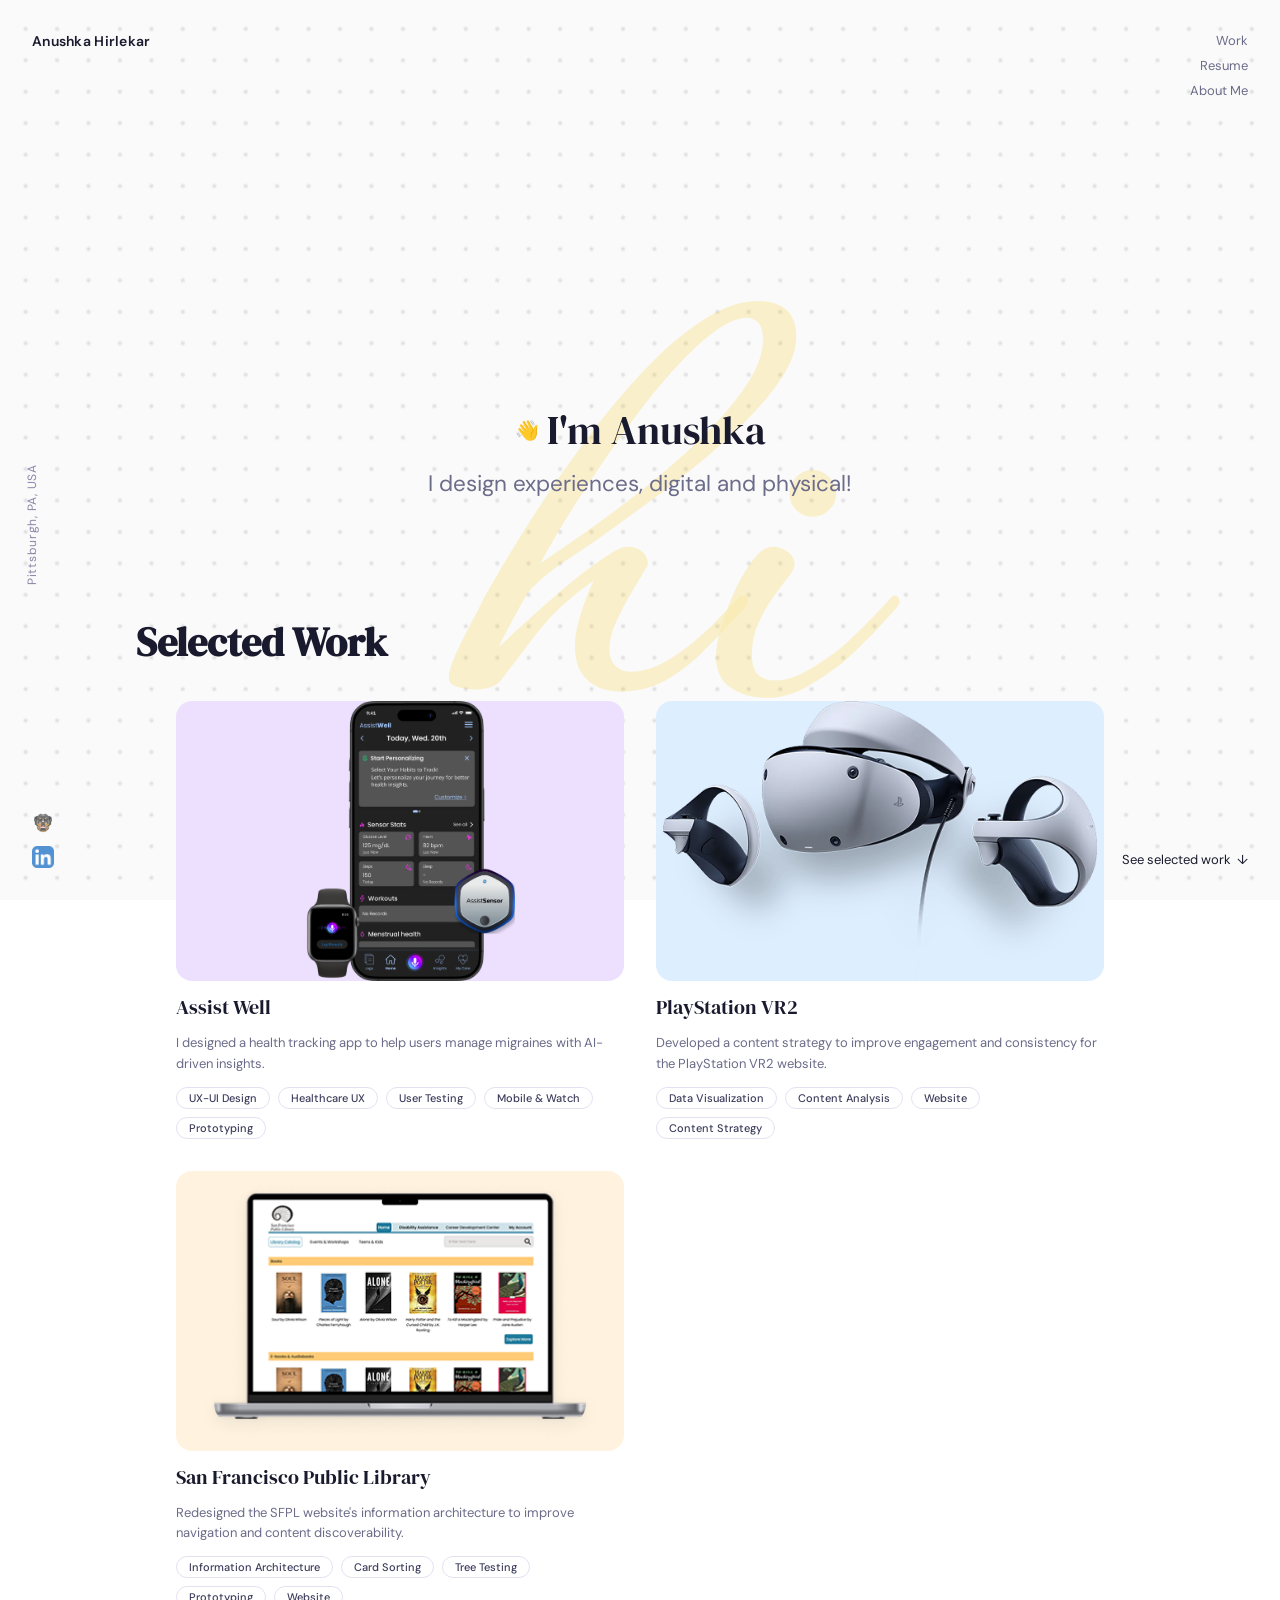
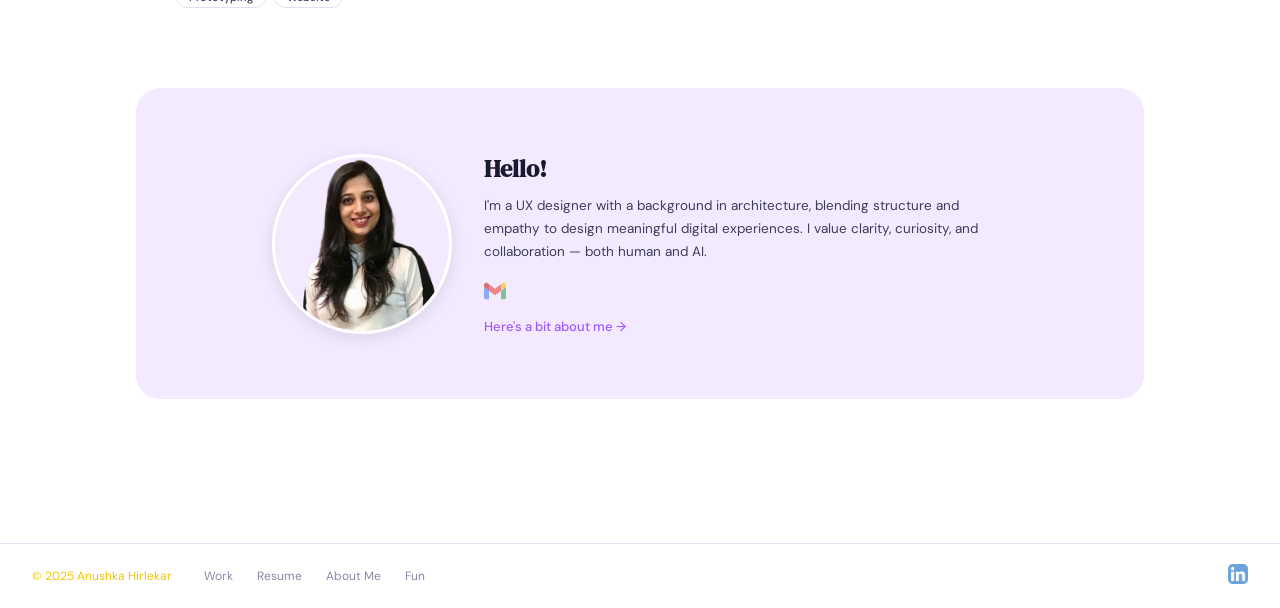
<file: index.html>
<!DOCTYPE html>
<html lang="en">
<head>
  <meta charset="UTF-8">
  <meta name="viewport" content="width=device-width, initial-scale=1.0">
  <title>Anushka Hirlekar</title>
  <link rel="preconnect" href="https://fonts.googleapis.com">
  <link rel="preconnect" href="https://fonts.gstatic.com" crossorigin>
  <link href="https://fonts.googleapis.com/css2?family=Corinthia:wght@400;700&family=DM+Serif+Display:ital@0;1&family=DM+Sans:ital,opsz,wght@0,9..40,300;0,9..40,400;0,9..40,500;0,9..40,600;1,9..40,300&display=swap" rel="stylesheet">
  <link rel="stylesheet" href="styles.css">
  <style>
    /* Change 2: yellow copyright + footer nav yellow on hover */
    .footer-copyright { color: #f5c400; }
    .footer-nav a:hover { color: #f5c400 !important; }
  </style>
</head>
<body class="home">

  <div class="header">
    <div class="name"><a href="index.html">Anushka Hirlekar</a></div>
    <div class="nav">
      <a href="#work">Work</a>
      <a href="Anushka%20Hirlekar_Resume.pdf" target="_blank">Resume</a>
      <a href="about.html">About Me</a>
    </div>
  </div>

  <div class="location">Pittsburgh, PA, USA</div>

  <div class="main-content">
    <div class="intro">
      <span class="wave">👋</span>
      <h1 class="intro-heading">I'm Anushka</h1>
    </div>
    <p class="description">I design experiences, digital and physical!</p>
  </div>

  <div class="background-initial">hi</div>

  <div class="social-links">
    <a href="fun.html" class="social-link">
      <img src="Icon/—Pngtree—rottweiler dog character cute pet_6002212.png" alt="Fun page">
    </a>
    <a href="https://www.linkedin.com/in/anushka-nene" target="_blank" class="social-link">
      <img src="Icon/linkedin.png" alt="LinkedIn">
    </a>
  </div>

  <a href="#work" class="cta">
    <span class="cta-text">See selected work</span>
    <span class="arrow-down">↓</span>
  </a>
  <br></br><br></br><br></br><br></br><br></br><br></br><br></br><br></br><br></br><br></br>

  <section id="work">
    <h2 class="work-section-heading">Selected Work</h2>
    <div class="project-grid">

      <a href="AssistWell.html" class="project-card-link">
        <div class="project-card">
          <div class="project-image" style="background: #ede0ff;">
            <img src="AssistWell/Homepage.png" alt="Assist Well project" style="object-fit: contain;">
          </div>
          <h3 class="project-title">Assist Well</h3>
          <p class="project-description">I designed a health tracking app to help users manage migraines with AI-driven insights.</p>
          <div class="project-tags">
            <span>UX-UI Design</span><span>Healthcare UX</span><span>User Testing</span><span>Mobile & Watch</span><span>Prototyping</span>
          </div>
        </div>
      </a>

      <a href="PSVR2.html" class="project-card-link">
        <div class="project-card">
          <div class="project-image" style="background: #ddeeff;">
            <img src="PSVR2/vr2-hardware 2.png" alt="PSVR2 project" style="object-fit: contain;">
          </div>
          <h3 class="project-title">PlayStation VR2</h3>
          <p class="project-description">Developed a content strategy to improve engagement and consistency for the PlayStation VR2 website.</p>
          <div class="project-tags">
            <span>Data Visualization</span><span>Content Analysis</span><span>Website</span><span>Content Strategy</span>
          </div>
        </div>
      </a>

      <a href="SFPL.html" class="project-card-link">
        <div class="project-card">
          <div class="project-image" style="background: #fff3e0;">
            <img src="SFPL/Device frame.png" alt="SFPL project" style="object-fit: contain;">
          </div>
          <h3 class="project-title">San Francisco Public Library</h3>
          <p class="project-description">Redesigned the SFPL website's information architecture to improve navigation and content discoverability.</p>
          <div class="project-tags">
            <span>Information Architecture</span><span>Card Sorting</span><span>Tree Testing</span><span>Prototyping</span><span>Website</span>
          </div>
        </div>
      </a>


    </div>
  </section>

  <div class="about-mini">
    <div class="about-mini-img">
      <img src="About me/AH_photo.png" alt="Anushka Hirlekar">
    </div>
    <div class="about-mini-text">
      <h3>Hello!</h3>
      <p>I'm a UX designer with a background in architecture, blending structure and empathy to design meaningful digital experiences. I value clarity, curiosity, and collaboration — both human and AI.</p>
      <div class="about-mini-actions">
        <!-- Change 3: mailto opens compose email to ar.anushka.nene@gmail.com -->
        <a href="mailto:ar.anushka.nene@gmail.com" class="email-link">
          <img src="Icon/Gmail_icon_(2020).svg" alt="Email">
        </a>
      </div>
      <div class="about-mini-actions">
        <a href="about.html">Here's a bit about me →</a>
      </div>
    </div>
  </div>

  <!-- Change 2: yellow copyright, yellow hover on footer nav -->
  <footer class="site-footer">
    <div class="footer-left">
      <span class="footer-copyright">© 2025 Anushka Hirlekar</span>
      <nav class="footer-nav">
        <a href="index.html#work">Work</a>
        <a href="Anushka%20Hirlekar_Resume.pdf" target="_blank">Resume</a>
        <a href="about.html">About Me</a>
        <a href="fun.html">Fun</a>
      </nav>
    </div>
    <div class="footer-right">
      <a href="https://www.linkedin.com/in/anushka-nene" target="_blank" rel="noopener noreferrer">
        <img src="Icon/linkedin.png" alt="LinkedIn" class="linkedin-icon">
      </a>
    </div>
  </footer>

</body>
</html>
</file>
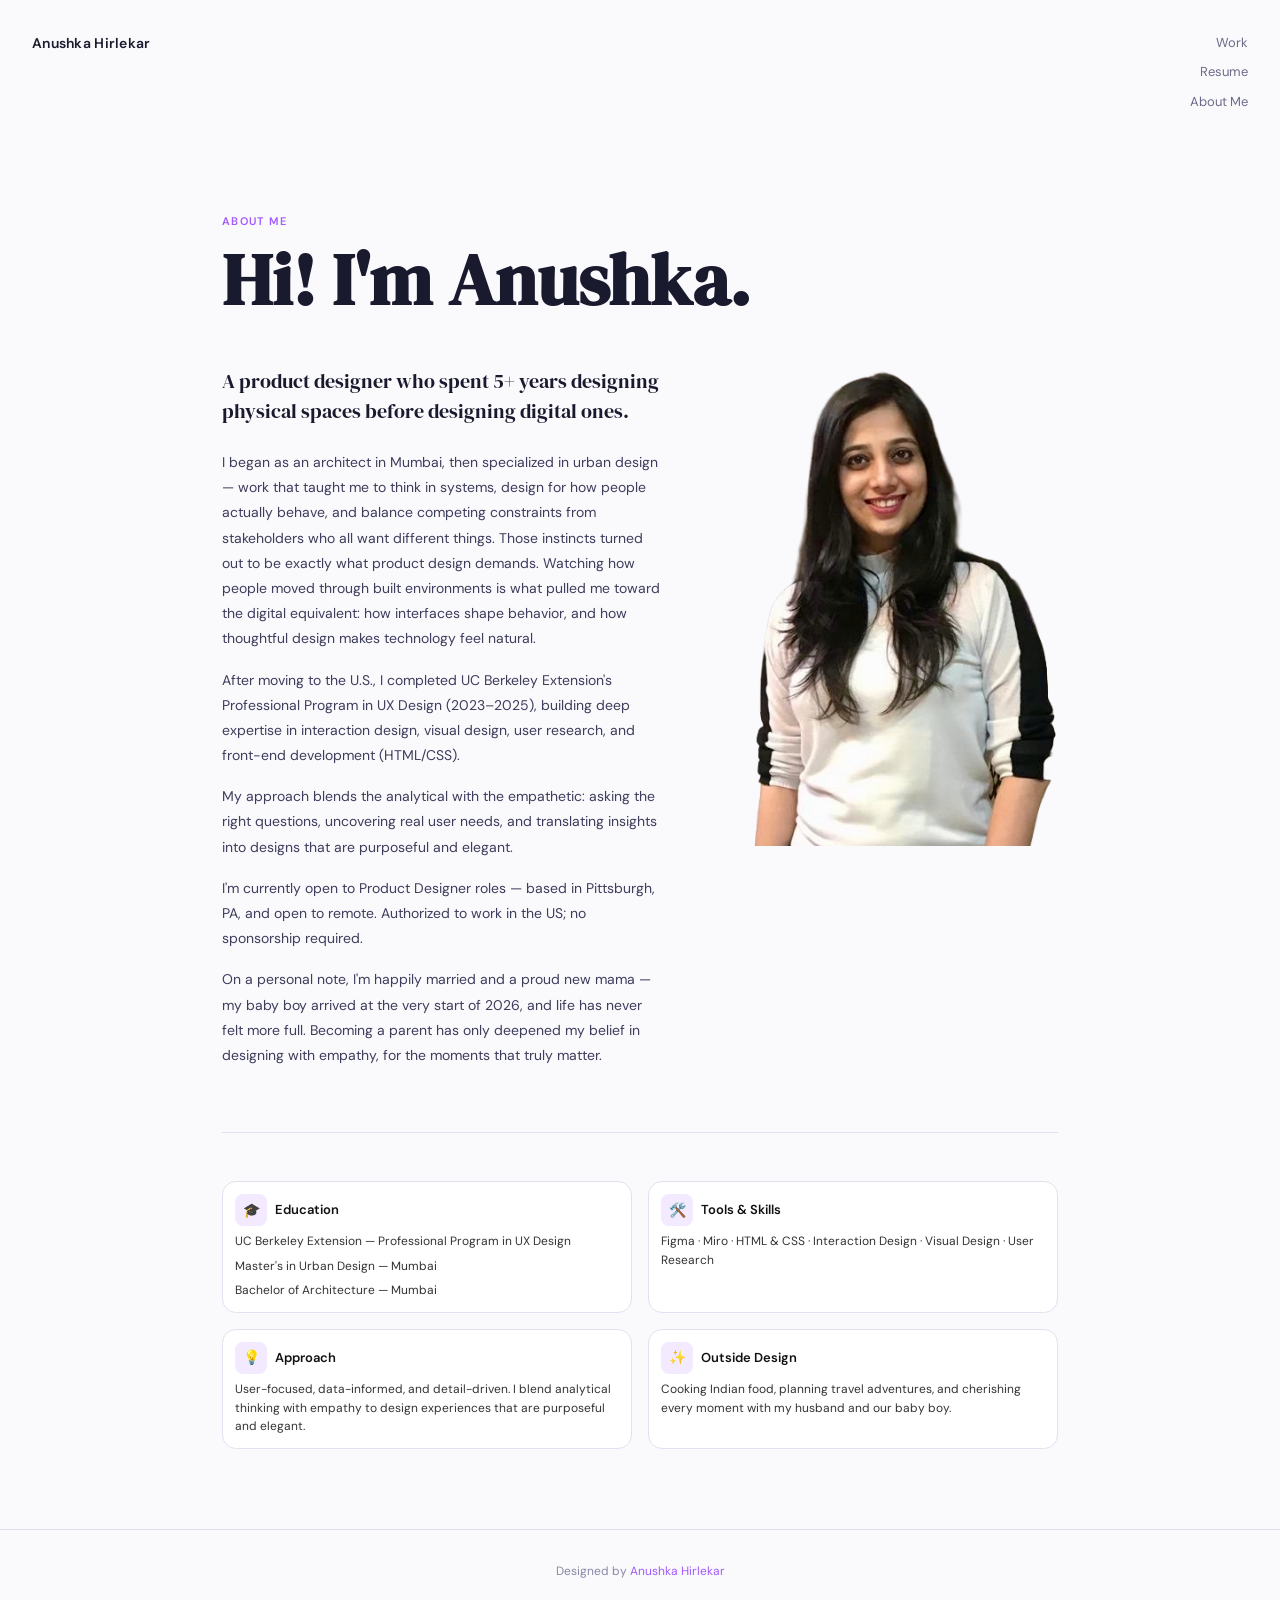
<file: about.html>
<!DOCTYPE html>
<html lang="en">
<head>
<meta charset="UTF-8">
<meta name="viewport" content="width=device-width, initial-scale=1.0">
<title>About — Anushka Hirlekar</title>
<link rel="preconnect" href="https://fonts.googleapis.com">
<link rel="preconnect" href="https://fonts.gstatic.com" crossorigin>
<link href="https://fonts.googleapis.com/css2?family=Corinthia:wght@400;700&family=DM+Serif+Display:ital@0;1&family=DM+Sans:ital,opsz,wght@0,9..40,300;0,9..40,400;0,9..40,500;0,9..40,600;1,9..40,300&display=swap" rel="stylesheet">
<link rel="stylesheet" href="styles.css">
</head>
<body class="project-page">

<div class="header">
  <div class="name"><a href="index.html">Anushka Hirlekar</a></div>
  <div class="nav">
    <a href="index.html#work">Work</a>
    <a href="Anushka%20Hirlekar_Resume.pdf" target="_blank">Resume</a>
    <a href="about.html">About Me</a>
  </div>
</div>

<div class="page">

  <section class="hero">
    <span class="hero-label">About Me</span>
    <h1>Hi! I'm Anushka.</h1>
  </section>

  <div class="about-grid">
    <div class="about-text">
      <p class="about-intro">A product designer who spent 5+ years designing physical spaces before designing digital ones.</p>
      <p class="about-body">I began as an architect in Mumbai, then specialized in urban design — work that taught me to think in systems, design for how people actually behave, and balance competing constraints from stakeholders who all want different things. Those instincts turned out to be exactly what product design demands. Watching how people moved through built environments is what pulled me toward the digital equivalent: how interfaces shape behavior, and how thoughtful design makes technology feel natural.</p>
      <p class="about-body">After moving to the U.S., I completed UC Berkeley Extension's Professional Program in UX Design (2023–2025), building deep expertise in interaction design, visual design, user research, and front-end development (HTML/CSS).</p>
      <p class="about-body">My approach blends the analytical with the empathetic: asking the right questions, uncovering real user needs, and translating insights into designs that are purposeful and elegant.</p>
      <p class="about-body">I'm currently open to Product Designer roles — based in Pittsburgh, PA, and open to remote. Authorized to work in the US; no sponsorship required.</p>
      <p class="about-body">On a personal note, I'm happily married and a proud new mama — my baby boy arrived at the very start of 2026, and life has never felt more full. Becoming a parent has only deepened my belief in designing with empathy, for the moments that truly matter.</p>
    </div>
    <div class="about-photo">
      <img src="About me/AH_photo.png" alt="Anushka Hirlekar" class="about-img">
    </div>
  </div>

  <div class="divider"></div>

  <div class="findings-grid">
    <div class="finding-card">
      <div class="card-header"><div class="finding-icon">🎓</div><h4>Education</h4></div>
      <div class="card-content">
        <p>UC Berkeley Extension — Professional Program in UX Design</p>
        <p style="margin-top:6px;">Master's in Urban Design — Mumbai</p>
        <p style="margin-top:6px;">Bachelor of Architecture — Mumbai</p>
      </div>
    </div>
    <div class="finding-card">
      <div class="card-header"><div class="finding-icon">🛠️</div><h4>Tools &amp; Skills</h4></div>
      <div class="card-content"><p>Figma  · Miro · HTML &amp; CSS · Interaction Design · Visual Design · User Research</p></div>
    </div>
    <div class="finding-card">
      <div class="card-header"><div class="finding-icon">💡</div><h4>Approach</h4></div>
      <div class="card-content"><p>User-focused, data-informed, and detail-driven. I blend analytical thinking with empathy to design experiences that are purposeful and elegant.</p></div>
    </div>
    <div class="finding-card">
      <div class="card-header"><div class="finding-icon">✨</div><h4>Outside Design</h4></div>
      <div class="card-content"><p>Cooking Indian food, planning travel adventures, and cherishing every moment with my husband and our baby boy.</p></div>
    </div>
  </div>

</div>

<footer>Designed by <span>Anushka Hirlekar</span></footer>

</body>
</html>
</file>
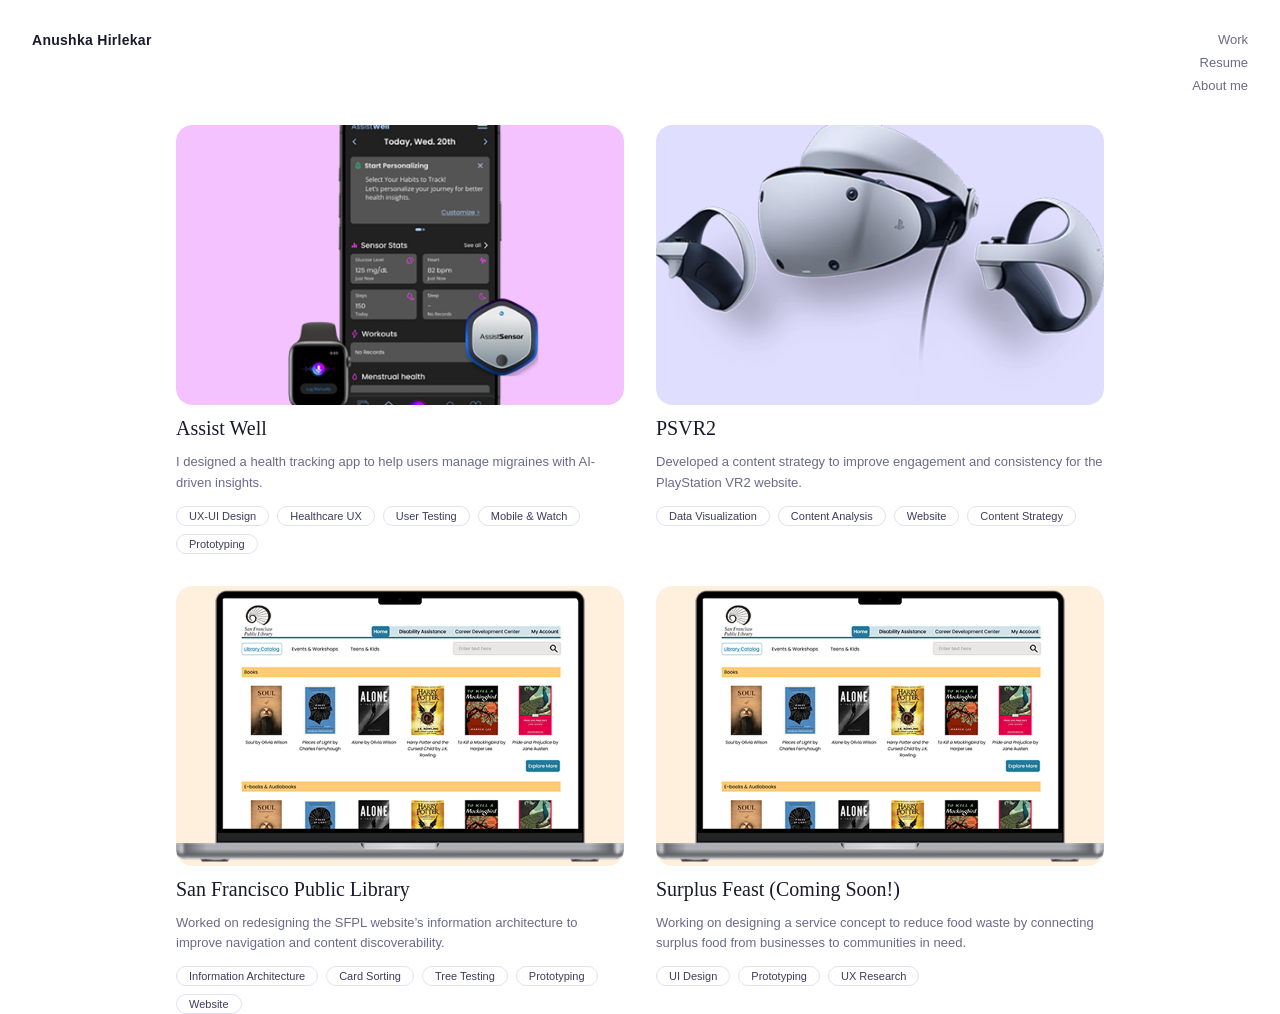
<file: work.html>
<!DOCTYPE html>
<html lang="en">
<head>
    <meta charset="UTF-8">
    <meta name="viewport" content="width=device-width, initial-scale=1.0">
    <title>Anushka Hirlekar</title>
    <link rel="preconnect" href="https://fonts.googleapis.com">
    <link rel="preconnect" href="https://fonts.gstatic.com" crossorigin>
    <link href="https://fonts.googleapis.com/css2?family=Corinthia:wght@400;700&family=Montserrat+Alternates:wght@400;500;700&family=Poppins:wght@400;500;700&display=swap" rel="stylesheet">
    <link rel="stylesheet" href="styles.css">
</head>
<body>
    <div class="header">
        <div class="name">
          <a href="index.html" class="home-link">Anushka Hirlekar</a> 
        </div>
        <div class="nav">
            <a href="#work" class="nav-item">Work</a>
            <a href="#resume" class="nav-item">Resume</a>
            <a href="#about" class="nav-item">About me</a>
        </div>
    </div>

    <section class="work-page" class="project-section">
      <div class="project-grid">
        <!-- Card 1 -->
        <div class="project-card">
          <div class="project-image">
            <img src="AssistWell/AW-work-page.png" alt="Assist Well project">
          </div>
          <h3 class="project-title">Assist Well</h3>
          <p class="project-description">
           I designed a health tracking app to help users manage migraines with AI-driven insights.
          </p>
          <div class="project-tags">
            <span>UX-UI Design</span>
            <span>Healthcare UX</span>
            <span>User Testing</span>
            <span>Mobile & Watch</span>
            <span>Prototyping</span>
          </div>
        </div>

        <!-- Card 2 -->
        <div class="project-card">
          <div class="project-image">
            <img src="PSVR2/PSVR2-work-page.png" alt="PSVR2 project">
          </div>
          <h3 class="project-title">PSVR2</h3>
          <p class="project-description">
            Developed a content strategy to improve engagement and consistency for the PlayStation VR2 website.
          </p>
          <div class="project-tags">
            <span>Data Visualization</span>
            <span>Content Analysis</span>
            <span>Website</span>
            <span>Content Strategy</span>
          </div>
        </div>

        <!-- Card 3 -->
        <div class="project-card">
          <div class="project-image">
            <img src="SFPL/SFPL-work-page.png" alt="SFPL project">
          </div>
          <h3 class="project-title">San Francisco Public Library</h3>
          <p class="project-description">
            Worked on redesigning the SFPL website’s information architecture to improve navigation and content discoverability.
          </p>
          <div class="project-tags">
            <span>Information Architecture</span>
            <span>Card Sorting</span>
            <span>Tree Testing</span>
            <span>Prototyping</span>
            <span>Website</span>
          </div>
        </div>

        <!-- Card 4 -->
        <div class="project-card">
          <div class="project-image">
            <img src="SFPL/SFPL-work-page.png" alt="Surplus Feast project">
          </div>
          <h3 class="project-title">Surplus Feast (Coming Soon!)</h3>
          <p class="project-description">
            Working on designing a service concept to reduce food waste by connecting surplus food from businesses to communities in need.
          </p>
          <div class="project-tags">
            <span>UI Design</span>
            <span>Prototyping</span>
            <span>UX Research</span>
          </div>
        </div>
      </div>
    </section>

</body>
</html>
</file>
<file: styles.css>
/* ========================================
   GLOBAL RESET & BASE STYLES
   ======================================== */
* {
  margin: 0;
  padding: 0;
  box-sizing: border-box;
}

html { scroll-behavior: smooth; }

body {
  background-color: white;
  position: relative;
}

/* ========================================
   CSS VARIABLES
   ======================================== */
:root {
  --purple:       #a259ff;
  --purple-light: #e8d5ff;
  --purple-bg:    #f3eaff;
  --dark:         #1a1a2e;
  --mid:          #3d3d5c;
  --soft:         #6b6b8a;
  --text:         #2d2d3f;
  --muted:        #8888a8;
  --border:       #e4e0f0;
  --white:        #ffffff;
  --bg:           #faf9fc;
  --green:        #00c896;
  --serif:        'DM Serif Display', serif;
  --sans:         'DM Sans', sans-serif;
  --display:      'Corinthia', cursive;
}

/* ========================================
   SHARED NAV (index style — vertical right)
   ======================================== */
.header {
  display: flex;
  justify-content: space-between;
  align-items: flex-start;
  padding: 2rem;
  position: relative;
  z-index: 10;
}
.header .name {
  font-family: var(--sans);
  font-size: 14px;
  font-weight: 600;
  color: var(--dark);
  letter-spacing: 0.02em;
}
.header .name a {
  text-decoration: none;
  color: inherit;
}
.header .nav {
  display: flex;
  flex-direction: column;
  align-items: flex-end;
  gap: 0.5rem;
}
.header .nav a {
  font-family: var(--sans);
  font-size: 13px;
  font-weight: 400;
  color: var(--soft);
  text-decoration: none;
  transition: color 0.2s;
}
.header .nav a:hover { color: #f5c400; }

/* ========================================
   HOMEPAGE SPECIFIC
   ======================================== */
body.home {
  height: 100vh;
  display: flex;
  flex-direction: column;
  font-family: var(--sans);
  color: var(--text);
}

body.home::before {
  content: "";
  position: fixed;
  top: 0; left: 0;
  width: 100%; height: 100%;
  background-image: url("background image/Figjam background.png");
  background-size: cover;
  background-repeat: no-repeat;
  background-position: center;
  opacity: 0.5;
  z-index: -1;
  pointer-events: none;
}

.location {
  position: absolute;
  top: 65%;
  left: 2rem;
  transform: translateY(-50%) rotate(-90deg);
  transform-origin: left center;
  font-size: 12px;
  color: var(--muted);
  font-family: var(--sans);
  letter-spacing: 0.06em;
}

.main-content {
  position: absolute;
  top: 50%;
  left: 50%;
  transform: translate(-50%, -50%);
  display: flex;
  flex-direction: column;
  align-items: center;
  justify-content: center;
  z-index: 2;
  text-align: center;
  width: 100%;
}

.intro {
  display: flex;
  align-items: center;
  margin-bottom: 0.75rem;
}
.wave { margin-right: 0.5rem; font-size: 1.2rem; }

.intro-heading {
  font-family: var(--serif);
  font-size: clamp(1.8rem, 4vw, 2.5rem);
  font-weight: 400;
  color: var(--dark);
}

.description {
  font-family: var(--sans);
  font-size: clamp(1rem, 2.5vw, 1.4rem);
  color: var(--soft);
}

.background-initial {
  position: absolute;
  top: 65%;
  left: 50%;
  transform: translate(-50%, -50%);
  font-family: var(--display);
  font-size: 40rem;
  color:  #f5c400a4;
  font-weight: 700;
  z-index: 1;
  line-height: 0.8;
  animation: expandOnce 1.5s ease-out forwards;
  pointer-events: none;
}
@keyframes expandOnce {
  from { transform: translate(-50%, -50%) scale(0.9); opacity: 0.1; }
  to   { transform: translate(-50%, -50%) scale(1);   opacity: 0.3; }
}

.cta {
  position: absolute;
  bottom: 2rem;
  right: 2rem;
  display: flex;
  align-items: center;
  text-decoration: none;
  color: var(--dark);
  font-family: var(--sans);
  font-size: 13px;
  gap: 6px;
  transition: opacity 0.2s;
}
.cta:hover { opacity: 0.6; }

.social-links {
  position: absolute;
  bottom: 2rem;
  left: 2rem;
  display: flex;
  flex-direction: column;
  gap: 0.7rem;
  z-index: 3;
}
.social-link {
  width: 1.4rem; height: 1.4rem;
  display: flex; align-items: center; justify-content: center;
  opacity: 0.7;
  transition: opacity 0.2s;
}
.social-link:hover { opacity: 1; }
.social-link img { width: 100%; height: 100%; object-fit: contain; }

/* ========================================
   PROJECT GRID (index work section)
   ======================================== */
#work { padding: 0 0 80px; }

.work-section-heading {
  font-family: var(--serif);
  font-size: clamp(28px, 4vw, 40px);
  color: var(--dark);
  margin: 64px 0 32px;
  padding: 0 136px;
}

.project-grid {
  display: grid;
  grid-template-columns: repeat(2, 1fr);
  gap: 2rem;
  padding: 0 136px;
  max-width: 1200px;
  margin: 0 auto;
}

.project-card-link {
  text-decoration: none;
  color: inherit;
  display: block;
}

.project-card {
  display: flex;
  flex-direction: column;
  gap: 0.75rem;
  border-radius: 16px;
  transition: transform 0.3s ease, box-shadow 0.3s ease;
  cursor: pointer;
}
.project-card:hover,
.project-card-link:hover .project-card {
  transform: scale(1.02);
  box-shadow: 0 8px 20px rgba(0,0,0,0.08);
}

.project-image {
  width: 100%;
  border-radius: 16px;
  overflow: hidden;
  background: #fff;
  aspect-ratio: 16/10;
}
.project-image img {
  width: 100%;
  height: 100%;
  object-fit: cover;
  display: block;
  border-radius: 16px;
}

.project-title {
  font-family: var(--serif);
  font-size: 20px;
  color: var(--dark);
  font-weight: 400;
}

.project-description {
  font-family: var(--sans);
  font-size: 13px;
  color: var(--soft);
  line-height: 1.6;
}

.project-tags {
  display: flex;
  flex-wrap: wrap;
  gap: 0.5rem;
}
.project-tags span {
  background: white;
  border: 1.5px solid var(--border);
  padding: 3px 12px;
  border-radius: 999px;
  font-family: var(--sans);
  font-size: 11px;
  font-weight: 500;
  color: var(--mid);
}

/* ========================================
   ABOUT MINI SECTION (index)
   ======================================== */
.about-mini {
  display: flex;
  align-items: center;
  justify-content: space-between;
  gap: 2rem;
  padding: 4rem 136px;
  background: var(--purple-bg);
  border-radius: 24px;
  margin: 0 136px 64px;
}
.about-mini-img {
  width: 180px;
  height: 180px;
  border-radius: 50%;
  overflow: hidden;
  flex-shrink: 0;
  border: 3px solid white;
  box-shadow: 0 4px 16px rgba(0,0,0,0.1);
}
.about-mini-img img {
  width: 100%;
  height: auto;
  transform: scale(1.8) translate(-5%, -5%);
  transform-origin: top center;
}
.about-mini-text { flex: 1; }
.about-mini-text h3 {
  font-family: var(--serif);
  font-size: 24px;
  color: var(--dark);
  margin-bottom: 10px;
}
.about-mini-text p {
  font-family: var(--sans);
  font-size: 13.5px;
  color: var(--mid);
  line-height: 1.7;
  margin-bottom: 16px;
}
.about-mini-text a {
  font-family: var(--sans);
  font-size: 13px;
  color: var(--purple);
  text-decoration: none;
  font-weight: 500;
}
.about-mini-text a:hover { text-decoration: underline; }
.about-mini-actions {
  display: flex;
  align-items: center;
  gap: 16px;
  margin-top: 12px;
}
.about-mini-actions a.email-link img {
  width: 22px; height: 22px; opacity: 0.6;
  transition: opacity 0.2s;
}
.about-mini-actions a.email-link:hover img { opacity: 1; }

/* ========================================
   SITE FOOTER (index)
   ======================================== */
.site-footer {
  display: flex;
  justify-content: space-between;
  align-items: center;
  padding: 1.25rem 2rem;
  border-top: 1px solid var(--border);
  font-family: var(--sans);
  font-size: 12px;
  color: var(--muted);
}
.footer-left { display: flex; align-items: center; gap: 2rem; }
.footer-nav { display: flex; gap: 1.5rem; }
.footer-nav a {
  text-decoration: none;
  color: var(--muted);
  font-size: 12px;
  transition: color 0.2s;
}
.footer-nav a:hover { color: var(--purple); }
.footer-right .linkedin-icon {
  width: 20px; height: 20px; opacity: 0.6;
  transition: opacity 0.2s;
}
.footer-right .linkedin-icon:hover { opacity: 1; }

/* ========================================
   PROJECT PAGE WRAPPER & LAYOUT
   ======================================== */
body.project-page {
  font-family: var(--sans);
  background: var(--bg);
  color: var(--text);
  font-size: 15px;
  line-height: 1.65;
}

.page { max-width: 900px; margin: 0 auto; padding: 0 32px; }

/* ========================================
   HERO (project pages)
   ======================================== */
.hero { padding: 64px 0 0; }

.hero-label {
  display: inline-block;
  font-family: var(--sans);
  font-size: 11px; font-weight: 600;
  letter-spacing: 0.12em; text-transform: uppercase;
  color: var(--purple);
  margin-bottom: 12px;
}
.hero h1 {
  font-family: var(--serif);
  font-size: clamp(42px, 6vw, 72px);
  line-height: 1.05;
  color: var(--dark);
  margin-bottom: 24px;
}
.hero-meta {
  display: grid;
  grid-template-columns: 1fr 1fr;
  gap: 0 40px;
  margin-bottom: 32px;
}
.hero-meta-block { border-top: 1.5px solid var(--border); padding-top: 12px; }
.hero-meta-block .label {
  font-size: 10px; font-weight: 600;
  letter-spacing: 0.1em; text-transform: uppercase;
  color: var(--muted); margin-bottom: 4px;
  font-family: var(--sans);
}
.hero-meta-block p { font-size: 13px; color: var(--mid); line-height: 1.5; font-family: var(--sans); }

/* ========================================
   OVERVIEW BAND
   ======================================== */
.purple-band {
  background: var(--purple-bg);
  border-radius: 20px;
  padding: 40px 44px;
  margin: 48px 0;
  display: grid;
  grid-template-columns: 1fr 1fr;
  gap: 32px;
}
.purple-band .col-label {
  font-family: var(--sans);
  font-size: 11px; font-weight: 600;
  letter-spacing: 0.1em; text-transform: uppercase;
  color: var(--purple); margin-bottom: 10px;
}
.purple-band p { font-size: 13.5px; color: var(--mid); line-height: 1.65; font-family: var(--sans); }

/* ========================================
   SHOWCASE BANNER
   ======================================== */
.phone-showcase {
  background: linear-gradient(135deg, #1a1a2e 0%, #2d1b69 50%, #1a1a2e 100%);
  border-radius: 24px;
  padding: 56px 40px;
  margin: 48px 0;
  display: flex;
  align-items: center;
  justify-content: center;
  gap: 32px;
  min-height: 340px;
  position: relative;
  overflow: hidden;
}
.phone-showcase::before {
  content: '';
  position: absolute; inset: 0;
  background: radial-gradient(ellipse at 30% 50%, rgba(162,89,255,0.3) 0%, transparent 60%),
              radial-gradient(ellipse at 70% 50%, rgba(0,200,150,0.15) 0%, transparent 60%);
}
.showcase-img {
  width: 45%; max-width: 400px;
  object-fit: contain;
  border-radius: 16px;
  position: relative; z-index: 1;
}
.showcase-text {
  position: relative; z-index: 1;
  max-width: 280px;
}
.showcase-text h2 {
  font-family: var(--serif);
  font-size: 28px;
  color: white;
  line-height: 1.2;
  margin-bottom: 12px;
}
.showcase-text p {
  font-family: var(--sans);
  font-size: 13px;
  color: rgba(255,255,255,0.7);
  line-height: 1.6;
}

/* ========================================
   SECTIONS & PROCESS STEPS
   ======================================== */
.section { margin: 64px 0; }

.section-heading {
  font-family: var(--serif);
  font-size: 28px;
  color: var(--dark);
  margin-bottom: 6px;
}
.section-sub {
  font-family: var(--sans);
  font-size: 13px; color: var(--muted);
  margin-bottom: 32px;
}

.process-step {
  margin: 48px 0;
  padding-bottom: 48px;
  border-bottom: 1px solid var(--border);
}
.process-step:last-child { border-bottom: none; }

.step-title {
  font-family: var(--serif);
  font-size: 22px;
  color: var(--dark);
  margin-bottom: 12px;
}
.step-body {
  font-family: var(--sans);
  font-size: 13.5px; color: #111; line-height: 1.7;
}

/* ========================================
   STEP BADGE
   ======================================== */
.step-badge {
  display: inline-block;
  background: var(--purple);
  color: white;
  font-family: var(--sans);
  font-size: 11px; font-weight: 600;
  padding: 2px 10px;
  border-radius: 20px;
  margin-bottom: 10px;
}
.finding-num {
  display: inline-block;
  background: var(--purple);
  color: white;
  font-family: var(--sans);
  font-size: 11px; font-weight: 600;
  padding: 2px 10px;
  border-radius: 20px;
  margin-bottom: 10px;
}

/* ========================================
   FINDING CARDS
   ======================================== */
.findings-grid {
  display: grid;
  grid-template-columns: 1fr 1fr;
  gap: 16px;
  margin-top: 20px;
}
.finding-card {
  background: white;
  border: 1.5px solid var(--border);
  border-radius: 14px;
  padding: 0;
  overflow: hidden;
}
.card-header {
  display: flex;
  align-items: center;
  gap: 8px;
  padding: 12px 12px 6px 12px;
}
.finding-icon {
  width: 32px; height: 32px; border-radius: 8px;
  background: var(--purple-bg);
  display: flex; align-items: center; justify-content: center;
  font-size: 14px;
  flex-shrink: 0;
}
.finding-card h4 {
  font-family: var(--sans);
  font-size: 13px; font-weight: 600; color: #111; margin-bottom: 0;
}
.card-content {
  padding: 0 12px 12px 12px;
}
.card-content p {
  font-family: var(--sans);
  font-size: 12px; color: #333; line-height: 1.55;
}
.single-col { grid-template-columns: 1fr; }

/* ========================================
   LINK PILLS
   ======================================== */
.walkthrough-links {
  display: flex; gap: 24px; align-items: center;
  margin: 16px 0 24px;
  flex-wrap: wrap;
}
.link-pill {
  display: flex; align-items: center; gap: 8px;
  background: white;
  border: 1.5px solid var(--border);
  border-radius: 50px;
  padding: 10px 20px;
  font-family: var(--sans);
  font-size: 13px; font-weight: 500;
  color: var(--mid);
  text-decoration: none;
  transition: all 0.2s;
  cursor: pointer;
}
.link-pill:hover { border-color: var(--purple); color: var(--purple); }
.link-icon {
  width: 20px; height: 20px;
  background: var(--purple-light);
  border-radius: 50%;
  display: flex; align-items: center; justify-content: center;
  font-size: 10px;
}

/* ========================================
   ABOVE & BEYOND
   ======================================== */
.above-beyond {
  background: #0d0d1a;
  border-radius: 24px;
  padding: 48px;
  margin: 48px 0;
  position: relative;
  overflow: hidden;
}
.above-beyond::before {
  content: '';
  position: absolute;
  top: -60px; right: -60px;
  width: 300px; height: 300px;
  background: radial-gradient(circle, rgba(162,89,255,0.25) 0%, transparent 70%);
  border-radius: 50%;
}
.above-beyond h2 {
  font-family: var(--serif);
  font-size: 32px; color: white; margin-bottom: 8px;
}
.above-beyond .sub {
  font-family: var(--sans);
  font-size: 13px; color: rgba(255,255,255,0.5); margin-bottom: 24px;
}
.embedded-site {
  width: 100%; height: 300px;
  border: none; border-radius: 12px; margin-top: 16px;
}

/* ========================================
   HMW BLOCK
   ======================================== */
.hmw-block {
  background: var(--purple-bg);
  border-left: 3px solid var(--purple);
  border-radius: 0 12px 12px 0;
  padding: 20px 24px;
  margin: 20px 0;
  font-family: var(--sans);
  font-style: italic;
  color: #111;
  font-size: 14px;
}
.hmw-block strong { color: var(--purple); font-style: normal; }

/* ========================================
   FULL WIDTH CARD
   ======================================== */
.full-width-card {
  background: white;
  border: 1.5px solid var(--border);
  border-radius: 14px;
  padding: 20px 24px;
  margin-top: 16px;
}
.full-width-card h4 {
  font-family: var(--sans);
  font-size: 13px; font-weight: 600; color: #111; margin-bottom: 8px;
}
.full-width-card p,
.full-width-card li {
  font-family: var(--sans);
  font-size: 13px; color: #333; line-height: 1.7;
}
.full-width-card ul,
.full-width-card ol { padding-left: 18px; margin-top: 8px; }
.full-width-card li { margin-bottom: 4px; }

/* ========================================
   IMAGES
   ======================================== */
.case-img {
  width: 100%;
  border-radius: 14px;
  border: 1.5px solid var(--border);
  margin-top: 20px;
  display: block;
  object-fit: cover;
  cursor: pointer;
  transition: opacity 0.2s;
}
.case-img:hover { opacity: 0.92; }

.img-row {
  display: grid;
  grid-template-columns: 1fr 1fr;
  gap: 16px;
  margin-top: 20px;
}
.img-row img {
  width: 100%;
  border-radius: 14px;
  border: 1.5px solid var(--border);
  object-fit: cover;
  display: block;
  cursor: pointer;
  transition: opacity 0.2s;
}
.img-row img:hover { opacity: 0.92; }

.img-row-three {
  display: grid;
  grid-template-columns: 1fr 1fr 1fr;
  gap: 16px;
  margin-top: 20px;
}
.img-row-three img {
  width: 100%;
  border-radius: 14px;
  border: 1.5px solid var(--border);
  object-fit: cover;
  display: block;
  cursor: pointer;
  transition: opacity 0.2s;
}
.img-row-three img:hover { opacity: 0.92; }

/* ========================================
   LIGHTBOX (shared across all pages)
   ======================================== */
.lightbox {
  display: none;
  position: fixed;
  inset: 0;
  background: rgba(255,255,255,0.96);
  z-index: 9999;
  justify-content: center;
  align-items: center;
  cursor: pointer;
}
.lightbox.active { display: flex; }
.lightbox img {
  max-width: 88%;
  max-height: 88vh;
  object-fit: contain;
  border-radius: 12px;
  animation: lbZoomIn 0.25s ease;
}
@keyframes lbZoomIn {
  from { transform: scale(0.9); opacity: 0; }
  to   { transform: scale(1);   opacity: 1; }
}
.lightbox-close {
  position: absolute;
  top: 1.5rem; right: 2rem;
  font-size: 2.5rem;
  font-weight: 300;
  color: var(--dark);
  cursor: pointer;
  line-height: 1;
  transition: opacity 0.2s;
}
.lightbox-close:hover { opacity: 0.5; }

/* ========================================
   IMPACT SECTION
   ======================================== */
.impact-section {
  background: linear-gradient(135deg, var(--dark) 0%, #2d1b69 100%);
  border-radius: 24px;
  padding: 56px 48px;
  margin: 64px 0;
  color: white;
}
.impact-section h2 {
  font-family: var(--serif);
  font-size: 32px;
  margin-bottom: 8px;
  color: white;
}
.impact-section .sub {
  font-family: var(--sans);
  color: rgba(255,255,255,0.55); font-size: 13px; margin-bottom: 32px;
}
.impact-grid {
  display: grid; grid-template-columns: repeat(3,1fr); gap: 24px;
}
.impact-card {
  background: rgba(255,255,255,0.06);
  border: 1px solid rgba(255,255,255,0.1);
  border-radius: 16px;
  padding: 24px;
}
.impact-card p {
  font-family: var(--sans);
  font-size: 12px; color: rgba(255,255,255,0.65); line-height: 1.55;
}

/* ========================================
   PROJECT PAGE FOOTER
   ======================================== */
footer {
  border-top: 1px solid var(--border);
  padding: 32px;
  text-align: center;
  font-family: var(--sans);
  font-size: 12px;
  color: var(--muted);
  margin-top: 80px;
}
footer span { color: var(--purple); }

/* ========================================
   UTILS
   ======================================== */
.divider { height: 1px; background: var(--border); margin: 48px 0; }

/* ========================================
   ABOUT PAGE
   ======================================== */
.about-grid {
  display: grid;
  grid-template-columns: 1fr 340px;
  gap: 56px;
  align-items: start;
  margin: 48px 0;
}
.about-intro {
  font-family: var(--serif);
  font-size: 20px; color: var(--dark); line-height: 1.5; margin-bottom: 24px;
}
.about-body {
  font-family: var(--sans);
  font-size: 14px; color: var(--mid); line-height: 1.8; margin-bottom: 16px;
}
.about-photo {
  position: sticky;
  top: 90px;
  overflow: hidden;
  border-radius: 20px;
  height: 480px;
}
.about-img {
  width: 100%;
  height: auto;
  display: block;
  transform: scale(2) translate(-5%, -5%);
  transform-origin: top center;
}

/* ========================================
   FUN PAGE
   ======================================== */
.pluto-intro {
  font-family: var(--serif);
  font-size: 20px; color: var(--dark); line-height: 1.5; margin-bottom: 12px;
}
.pluto-body {
  font-family: var(--sans);
  font-size: 14px; color: var(--mid); line-height: 1.8; margin-bottom: 32px;
}
.photo-grid {
  columns: 3; column-gap: 16px; margin-top: 32px;
}
.photo-grid-item {
  break-inside: avoid; margin-bottom: 16px;
  border-radius: 16px; overflow: hidden; cursor: pointer; display: block;
}
.photo-grid-item img {
  width: 100%; height: auto; display: block; border-radius: 16px;
  transition: transform 0.3s ease, box-shadow 0.3s ease;
}
.photo-grid-item:hover img {
  transform: scale(1.03);
  box-shadow: 0 8px 24px rgba(0,0,0,0.12);
}

/* ========================================
   PSVR2 SPECIFIC
   ======================================== */
.process-three-col {
  display: grid;
  grid-template-columns: 1fr 1fr 1fr;
  gap: 20px;
  margin-top: 24px;
}
.process-col {
  background: white;
  border: 1.5px solid var(--border);
  border-radius: 14px;
  padding: 20px;
}
.process-col h4 {
  font-family: var(--sans);
  font-size: 13px; font-weight: 600; color: #111; margin-bottom: 10px;
  padding-bottom: 8px; border-bottom: 2px solid var(--purple-bg);
}
.process-col ul {
  padding-left: 16px; font-family: var(--sans);
  font-size: 12.5px; color: #333; line-height: 1.75;
}
.process-col .phase-label {
  font-family: var(--sans);
  font-size: 11px; color: var(--muted); margin-top: 10px; font-style: italic;
}

/* ========================================
   RESPONSIVE
   ======================================== */
@media (max-width: 900px) {
  .project-grid { padding: 0 2rem; grid-template-columns: 1fr; }
  .work-section-heading { padding: 0 2rem; }
  .about-mini { padding: 2rem; margin: 0 2rem 48px; flex-direction: column; text-align: center; }
  .about-mini-actions { justify-content: center; }
}
@media (max-width: 640px) {
  .page { padding: 0 20px; }
  .hero-meta { grid-template-columns: 1fr; }
  .purple-band { grid-template-columns: 1fr; padding: 28px 24px; }
  .impact-grid { grid-template-columns: 1fr; }
  .findings-grid { grid-template-columns: 1fr; }
  .phone-showcase { flex-direction: column; padding: 40px 24px; }
  .about-grid { grid-template-columns: 1fr; }
  .about-photo { position: static; order: -1; }
  .about-img { height: 320px; }
  .photo-grid { columns: 2; }
  .img-row { grid-template-columns: 1fr; }
  .img-row-three { grid-template-columns: 1fr; }
  .process-three-col { grid-template-columns: 1fr; }
}

/* ========================================
   FOOTER — yellow copyright & yellow nav hover
   ======================================== */
.footer-copyright {
  color: #f5c400;
  font-family: var(--sans);
  font-size: 12px;
}
.footer-nav a:hover { color: #f5c400 !important; }

/* ========================================
   PROJECT NAV BUTTONS (prev/next)
   ======================================== */
.project-nav {
  display: flex;
  padding: 48px 0 32px;
}
.project-nav-btn {
  display: inline-flex;
  align-items: center;
  gap: 8px;
  padding: 12px 24px;
  border: 1.5px solid var(--border);
  border-radius: 50px;
  font-family: var(--sans);
  font-size: 13px;
  font-weight: 500;
  color: var(--mid);
  text-decoration: none;
  background: white;
  transition: all 0.2s;
}
.project-nav-btn:hover { border-color: var(--purple); color: var(--purple); }
.project-nav.right { justify-content: flex-end; }
.project-nav.both  { justify-content: space-between; }
.project-nav.left  { justify-content: flex-start; }

/* ========================================
   SFPL — black text in first two sections
   ======================================== */
.black-text .step-body,
.black-text p,
.black-text li { color: #111 !important; }
</file>
